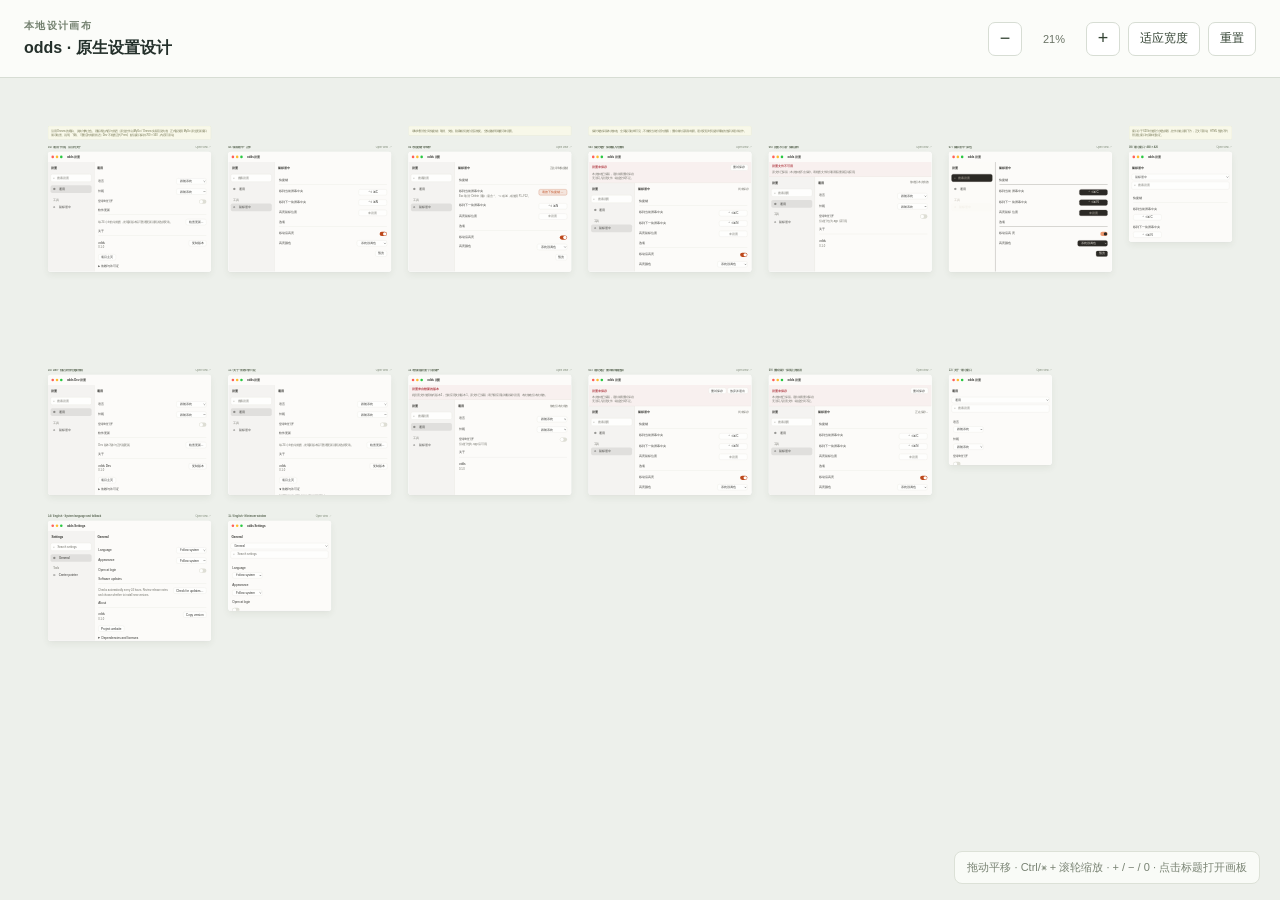
<file: design/index.html>
<!doctype html>
<html lang="zh-CN">
<head>
  <meta charset="utf-8">
  <meta name="viewport" content="width=device-width,initial-scale=1">
  <title>设计画布</title>
  <style>
    :root { color-scheme: light; font-family: -apple-system,BlinkMacSystemFont,"Segoe UI",sans-serif; color:#24302b; background:#edf0eb; }
    * { box-sizing:border-box; }
    body { margin:0; overflow:hidden; }
    button,a { -webkit-tap-highlight-color:transparent; }
    button { font:inherit; cursor:pointer; }
    .toolbar { height:78px; position:relative; z-index:2; display:flex; align-items:center; justify-content:space-between; gap:20px; padding:14px 24px; background:#fbfcf9; border-bottom:1px solid #d7ddd4; }
    .heading { min-width:0; }
    .eyebrow { margin:0 0 5px; color:#73806f; font-size:10px; font-weight:700; letter-spacing:.13em; text-transform:uppercase; }
    h1 { margin:0; font-size:16px; line-height:1.3; font-weight:650; text-overflow:ellipsis; white-space:nowrap; overflow:hidden; }
    .tools { display:flex; align-items:center; gap:8px; flex-shrink:0; }
    .tools button { height:34px; padding:0 11px; border:1px solid #d7ddd4; background:#fff; color:#334333; border-radius:7px; font-size:12px; }
    .tools button:hover { background:#eaf0e5; border-color:#bcc8b5; }
    .tools button:focus-visible,.board-link:focus-visible { outline:3px solid #709b47; outline-offset:3px; }
    .tools .icon { width:34px; padding:0; font-size:18px; }
    #zoom-label { display:inline-block; min-width:48px; text-align:center; font-size:11px; font-variant-numeric:tabular-nums; color:#697365; }
    #viewport { position:relative; width:100vw; height:calc(100dvh - 78px); overflow:hidden; touch-action:none; cursor:grab; outline:none; background-image:radial-gradient(#c9d1c4 .7px,transparent .7px); background-size:20px 20px; }
    #viewport.dragging { cursor:grabbing; }
    #canvas { position:absolute; top:0; left:0; transform-origin:0 0; will-change:transform; }
    .board { position:absolute; }
    .board-link { display:flex; align-items:center; justify-content:space-between; gap:12px; position:absolute; left:0; bottom:calc(100% + 12px); width:100%; text-decoration:none; color:#55624e; font-size:12px; font-weight:600; }
    .board-link .open { color:#7b8774; font-weight:400; }
    .board iframe { display:block; width:100%; height:100%; pointer-events:none; border:0; background:#fff; border-radius:12px; box-shadow:0 14px 36px #35412c12,0 2px 5px #35412c0c; }
    .note { position:absolute; padding:12px 14px; border:1px solid #dbe2c5; border-radius:7px; background:#f8f8e9; color:#717350; font-size:12px; line-height:1.6; white-space:pre-wrap; overflow-wrap:anywhere; }
    .help { position:absolute; right:20px; bottom:16px; z-index:1; padding:8px 12px; background:#fbfcf9e8; border:1px solid #dce1d7; border-radius:8px; color:#798373; font-size:11px; pointer-events:none; }
    .empty { position:absolute; top:50%; left:50%; width:min(420px,calc(100% - 48px)); transform:translate(-50%,-50%); padding:28px; border:1px solid #d7ddd4; border-radius:14px; background:#fbfcf9; box-shadow:0 10px 28px #35412c0b; cursor:default; }
    .empty h2 { margin:0 0 10px; font-size:18px; font-weight:650; }
    .empty p { margin:0; color:#70796b; font-size:13px; line-height:1.7; }
    .empty code { color:#495c3e; font-size:12px; }
    .warning { position:absolute; left:20px; bottom:16px; z-index:1; max-width:calc(100% - 40px); padding:8px 12px; border:1px solid #e3d5b4; border-radius:8px; background:#fff9ea; color:#8a7040; font-size:11px; }
    [hidden] { display:none!important; }
    @media(max-width:650px) { .toolbar { height:108px; padding:12px 16px; align-items:flex-start; flex-direction:column; gap:8px; } .heading { max-width:100%; } .eyebrow { display:none; } h1 { font-size:14px; } .tools { width:100%; justify-content:flex-end; gap:6px; } #viewport { height:calc(100dvh - 108px); } .help { right:12px; bottom:12px; font-size:10px; } .warning { left:12px; bottom:52px; } }
  </style>
  <script src="canvas.js" defer></script>
  <script src="viewer.js" defer></script>
</head>
<body>
  <header class="toolbar">
    <div class="heading"><p class="eyebrow">本地设计画布</p><h1 id="canvas-title">设计画布</h1></div>
    <div class="tools" aria-label="画布控制">
      <button id="zoom-out" class="icon" type="button" aria-label="缩小">−</button>
      <output id="zoom-label" aria-label="缩放比例">100%</output>
      <button id="zoom-in" class="icon" type="button" aria-label="放大">+</button>
      <button id="fit-width" type="button">适应宽度</button>
      <button id="reset" type="button">重置</button>
    </div>
  </header>
  <main id="viewport" tabindex="0" aria-label="设计画布. Drag to pan; use plus and minus to zoom.">
    <div id="canvas"></div>
    <div class="empty" id="empty" hidden><h2 id="empty-title"></h2><p id="empty-message"></p></div>
    <div class="warning" id="warning" role="status" hidden></div>
    <div class="help">拖动平移 · Ctrl/⌘ + 滚轮缩放 · + / − / 0 · 点击标题打开画板</div>
  </main>
</body>
</html>
</file>
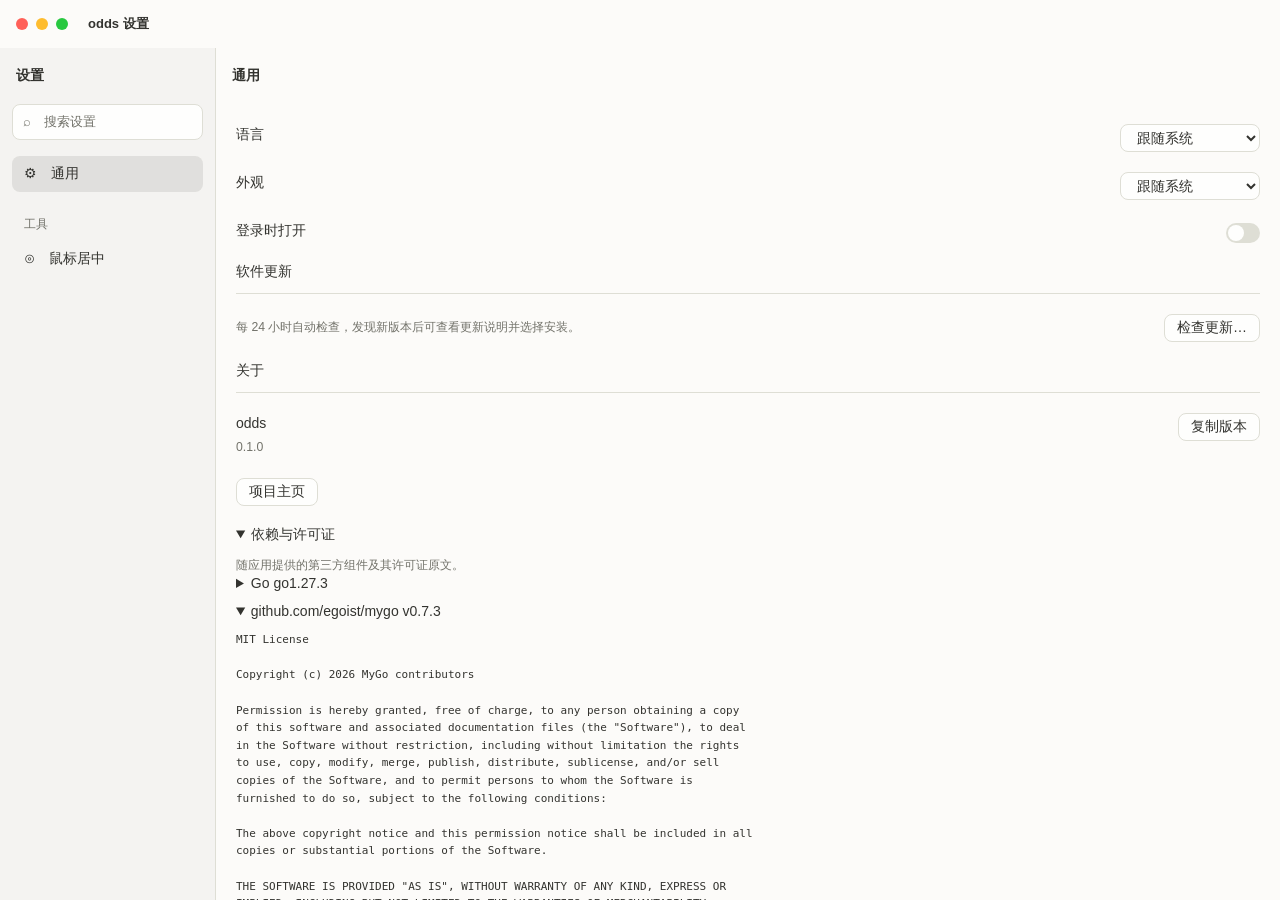
<file: design/about-details.html>
<!doctype html><html lang="zh-CN"><head><meta charset="utf-8"><meta name="viewport" content="width=device-width,initial-scale=1"><title data-copy="AboutDetailsDocument"></title><link rel="stylesheet" href="settings.css"><script defer src="copy.js"></script></head><body class=" "><header class="chrome"><i class="dot"></i><i class="dot"></i><i class="dot"></i><span data-copy="SettingsWindow"></span></header><div class="layout"><aside><div class="aside-title"><h1 data-copy="Settings"></h1></div><div class="search" data-copy="SearchSettings"></div><div class="nav selected" data-copy="GeneralNavigation"></div><div class="section" data-copy="Tools"></div><div class="nav " data-copy="MouseCenterNavigation"></div></aside><main><header class="heading"><h1 class="page-title" data-copy="General"></h1></header><div class="mobile-nav"><select data-copy-label="SettingsCategories"><option data-copy="General"></option></select><div class="search" data-copy="SearchSettings"></div></div><div class="content"><section class="group"><div class="row"><div class="copy"><div class="label" data-copy="Language"></div></div><select data-copy-label="Language"><option data-copy="LanguageSystem"></option><option data-copy="LanguageEnglish"></option><option data-copy="LanguageChinese"></option></select></div><div class="row"><div class="copy"><div class="label" data-copy="Appearance"></div></div><select data-copy-label="Appearance"><option data-copy="AppearanceSystem"></option><option data-copy="AppearanceLight"></option><option data-copy="AppearanceDark"></option></select></div><div class="row"><div class="copy"><div class="label" data-copy="OpenAtLogin"></div></div><div class="switch off" role="switch" aria-checked="false" data-copy-label="OpenAtLogin"></div></div></section><section class="group"><h2 class="group-title" data-copy="SoftwareUpdates"></h2><div class="row"><div class="copy"><div class="description" data-copy="UpdatesAutomatic"></div></div><button data-copy="CheckUpdates"></button></div></section><section class="group"><h2 class="group-title" data-copy="About"></h2><div class="row"><div class="copy"><div class="label" data-copy="AppName"></div><div class="description" data-copy="Version"></div></div><button data-copy="CopyVersion"></button></div><div class="actions"><button data-copy="ProjectPage"></button></div><details open><summary data-copy="Dependencies"></summary><p class="hint" data-copy="DependenciesDetail"></p><details><summary data-copy="DependencyGo"></summary></details><details open><summary data-copy="DependencyMyGo"></summary><div class="license" data-copy="MyGoLicense"></div></details></details></section></div></main></div></body></html>
</file>
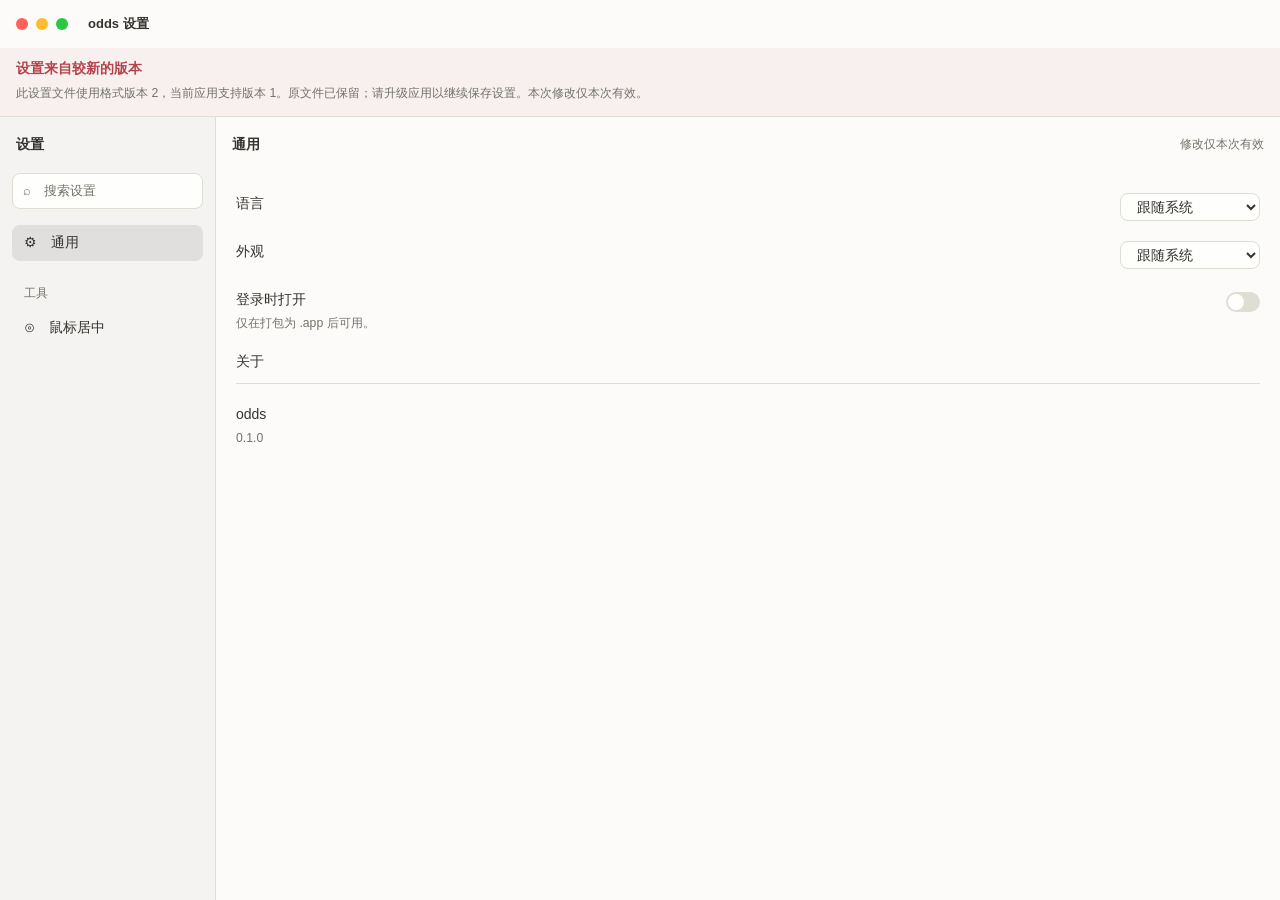
<file: design/future-config.html>
<!doctype html><html lang="zh-CN"><head><meta charset="utf-8"><meta name="viewport" content="width=device-width,initial-scale=1"><title data-copy="FutureConfigDocument"></title><link rel="stylesheet" href="settings.css"><script defer src="copy.js"></script></head><body class=" has-notice"><header class="chrome"><i class="dot"></i><i class="dot"></i><i class="dot"></i><span data-copy="SettingsWindow"></span></header><section class="notice" role="alert"><div class="notice-top"><strong class="danger" data-copy="FutureConfigTitle"></strong></div><div class="description" data-copy="FutureConfigDetail"></div></section><div class="layout"><aside><div class="aside-title"><h1 data-copy="Settings"></h1></div><div class="search" data-copy="SearchSettings"></div><div class="nav selected" data-copy="GeneralNavigation"></div><div class="section" data-copy="Tools"></div><div class="nav " data-copy="MouseCenterNavigation"></div></aside><main><header class="heading"><h1 class="page-title" data-copy="General"></h1><span class="status" data-copy="SessionOnly"></span></header><div class="mobile-nav"><select data-copy-label="SettingsCategories"><option data-copy="General"></option></select><div class="search" data-copy="SearchSettings"></div></div><div class="content"><section class="group"><div class="row"><div class="copy"><div class="label" data-copy="Language"></div></div><select data-copy-label="Language"><option data-copy="LanguageSystem"></option><option data-copy="LanguageEnglish"></option><option data-copy="LanguageChinese"></option></select></div><div class="row"><div class="copy"><div class="label" data-copy="Appearance"></div></div><select data-copy-label="Appearance"><option data-copy="AppearanceSystem"></option><option data-copy="AppearanceLight"></option><option data-copy="AppearanceDark"></option></select></div><div class="row"><div class="copy"><div class="label" data-copy="OpenAtLogin"></div><div class="description" data-copy="LoginNeedsBundle"></div></div><div class="switch off" role="switch" aria-checked="false" data-copy-label="OpenAtLogin"></div></div></section><section class="group"><h2 class="group-title" data-copy="About"></h2><div class="row"><div class="copy"><div class="label" data-copy="AppName"></div><div class="description" data-copy="Version"></div></div></div></section></div></main></div></body></html>
</file>
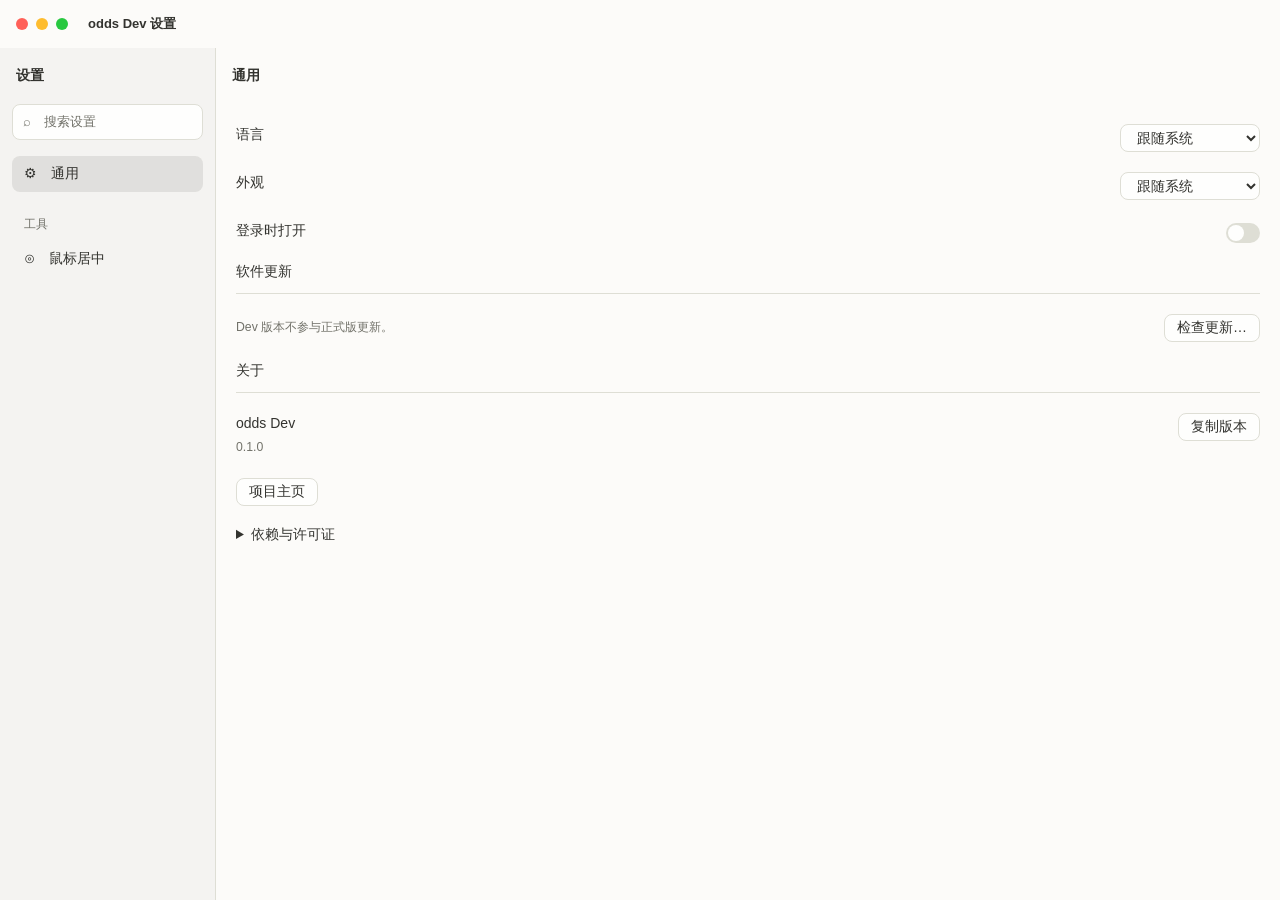
<file: design/general-dev.html>
<!doctype html><html lang="zh-CN"><head><meta charset="utf-8"><meta name="viewport" content="width=device-width,initial-scale=1"><title data-copy="DevGeneralDocument"></title><link rel="stylesheet" href="settings.css"><script defer src="copy.js"></script></head><body class=" "><header class="chrome"><i class="dot"></i><i class="dot"></i><i class="dot"></i><span data-copy="DevSettingsWindow"></span></header><div class="layout"><aside><div class="aside-title"><h1 data-copy="Settings"></h1></div><div class="search" data-copy="SearchSettings"></div><div class="nav selected" data-copy="GeneralNavigation"></div><div class="section" data-copy="Tools"></div><div class="nav " data-copy="MouseCenterNavigation"></div></aside><main><header class="heading"><h1 class="page-title" data-copy="General"></h1></header><div class="mobile-nav"><select data-copy-label="SettingsCategories"><option data-copy="General"></option></select><div class="search" data-copy="SearchSettings"></div></div><div class="content"><section class="group"><div class="row"><div class="copy"><div class="label" data-copy="Language"></div></div><select data-copy-label="Language"><option data-copy="LanguageSystem"></option><option data-copy="LanguageEnglish"></option><option data-copy="LanguageChinese"></option></select></div><div class="row"><div class="copy"><div class="label" data-copy="Appearance"></div></div><select data-copy-label="Appearance"><option data-copy="AppearanceSystem"></option><option data-copy="AppearanceLight"></option><option data-copy="AppearanceDark"></option></select></div><div class="row"><div class="copy"><div class="label" data-copy="OpenAtLogin"></div></div><div class="switch off" role="switch" aria-checked="false" data-copy-label="OpenAtLogin"></div></div></section><section class="group"><h2 class="group-title" data-copy="SoftwareUpdates"></h2><div class="row"><div class="copy"><div class="description" data-copy="UpdatesDev"></div></div><button disabled data-copy="CheckUpdates"></button></div></section><section class="group"><h2 class="group-title" data-copy="About"></h2><div class="row"><div class="copy"><div class="label" data-copy="DevAppName"></div><div class="description" data-copy="Version"></div></div><button data-copy="CopyVersion"></button></div><div class="actions"><button data-copy="ProjectPage"></button></div><details><summary data-copy="Dependencies"></summary></details></section></div></main></div></body></html>
</file>
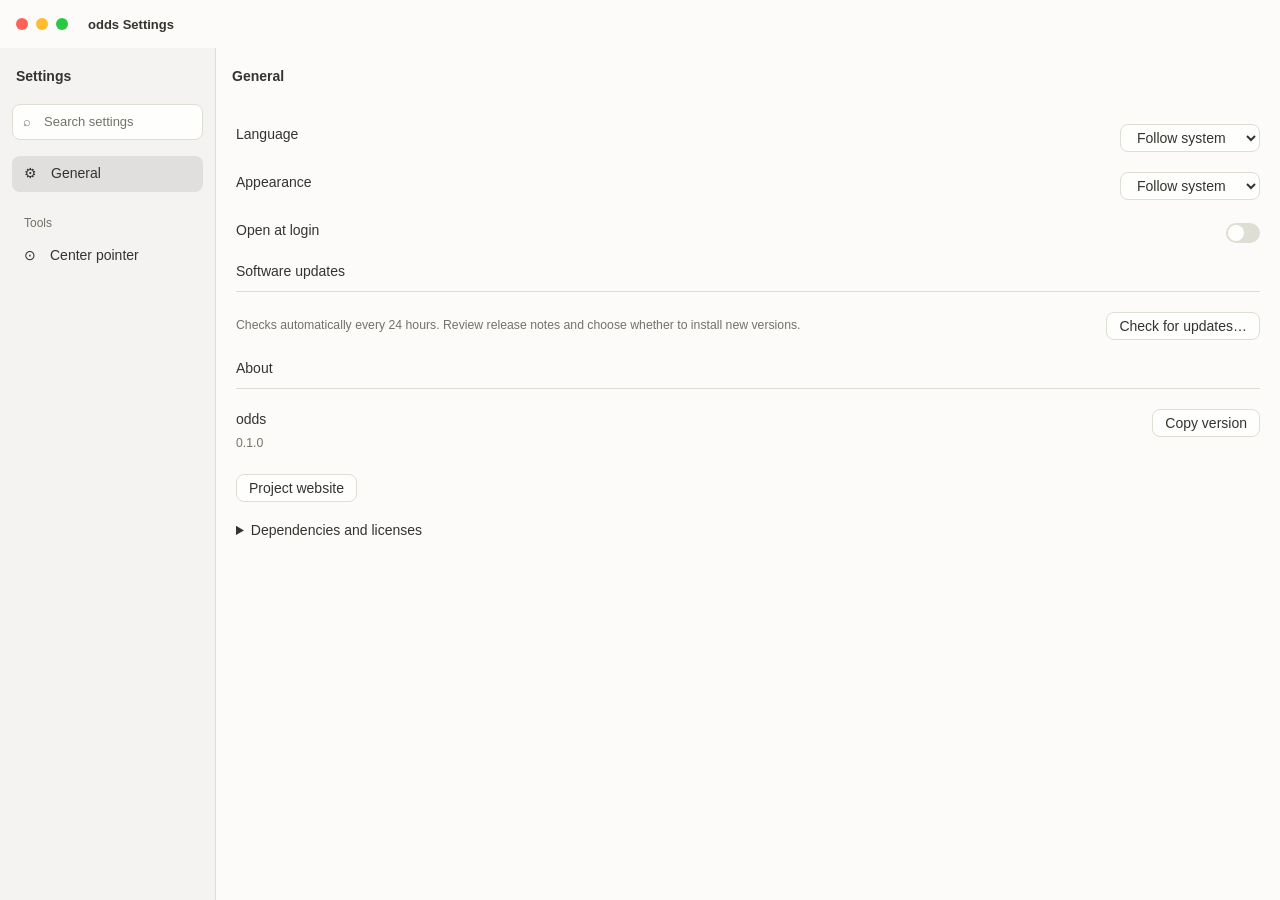
<file: design/general-en.html>
<!doctype html><html lang="en" data-locale="en"><head><meta charset="utf-8"><meta name="viewport" content="width=device-width,initial-scale=1"><title data-copy="GeneralDocument"></title><link rel="stylesheet" href="settings.css"><script defer src="copy.js"></script></head><body class=" "><header class="chrome"><i class="dot"></i><i class="dot"></i><i class="dot"></i><span data-copy="SettingsWindow"></span></header><div class="layout"><aside><div class="aside-title"><h1 data-copy="Settings"></h1></div><div class="search" data-copy="SearchSettings"></div><div class="nav selected" data-copy="GeneralNavigation"></div><div class="section" data-copy="Tools"></div><div class="nav " data-copy="MouseCenterNavigation"></div></aside><main><header class="heading"><h1 class="page-title" data-copy="General"></h1></header><div class="mobile-nav"><select data-copy-label="SettingsCategories"><option data-copy="General"></option></select><div class="search" data-copy="SearchSettings"></div></div><div class="content"><section class="group"><div class="row"><div class="copy"><div class="label" data-copy="Language"></div></div><select data-copy-label="Language"><option data-copy="LanguageSystem"></option><option data-copy="LanguageEnglish"></option><option data-copy="LanguageChinese"></option></select></div><div class="row"><div class="copy"><div class="label" data-copy="Appearance"></div></div><select data-copy-label="Appearance"><option data-copy="AppearanceSystem"></option><option data-copy="AppearanceLight"></option><option data-copy="AppearanceDark"></option></select></div><div class="row"><div class="copy"><div class="label" data-copy="OpenAtLogin"></div></div><div class="switch off" role="switch" aria-checked="false" data-copy-label="OpenAtLogin"></div></div></section><section class="group"><h2 class="group-title" data-copy="SoftwareUpdates"></h2><div class="row"><div class="copy"><div class="description" data-copy="UpdatesAutomatic"></div></div><button data-copy="CheckUpdates"></button></div></section><section class="group"><h2 class="group-title" data-copy="About"></h2><div class="row"><div class="copy"><div class="label" data-copy="AppName"></div><div class="description" data-copy="Version"></div></div><button data-copy="CopyVersion"></button></div><div class="actions"><button data-copy="ProjectPage"></button></div><details><summary data-copy="Dependencies"></summary></details></section></div></main></div></body></html>
</file>
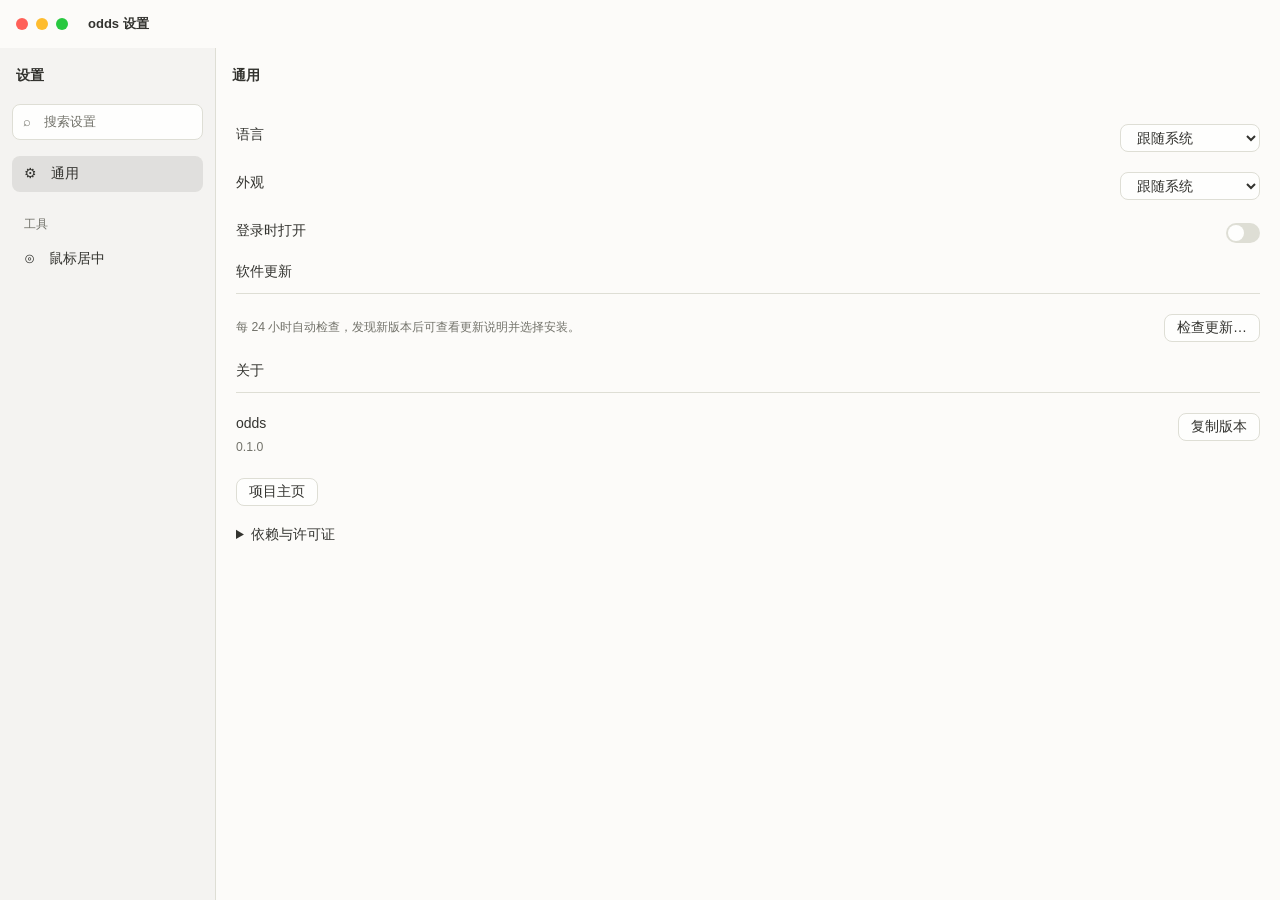
<file: design/general.html>
<!doctype html><html lang="zh-CN"><head><meta charset="utf-8"><meta name="viewport" content="width=device-width,initial-scale=1"><title data-copy="GeneralDocument"></title><link rel="stylesheet" href="settings.css"><script defer src="copy.js"></script></head><body class=" "><header class="chrome"><i class="dot"></i><i class="dot"></i><i class="dot"></i><span data-copy="SettingsWindow"></span></header><div class="layout"><aside><div class="aside-title"><h1 data-copy="Settings"></h1></div><div class="search" data-copy="SearchSettings"></div><div class="nav selected" data-copy="GeneralNavigation"></div><div class="section" data-copy="Tools"></div><div class="nav " data-copy="MouseCenterNavigation"></div></aside><main><header class="heading"><h1 class="page-title" data-copy="General"></h1></header><div class="mobile-nav"><select data-copy-label="SettingsCategories"><option data-copy="General"></option></select><div class="search" data-copy="SearchSettings"></div></div><div class="content"><section class="group"><div class="row"><div class="copy"><div class="label" data-copy="Language"></div></div><select data-copy-label="Language"><option data-copy="LanguageSystem"></option><option data-copy="LanguageEnglish"></option><option data-copy="LanguageChinese"></option></select></div><div class="row"><div class="copy"><div class="label" data-copy="Appearance"></div></div><select data-copy-label="Appearance"><option data-copy="AppearanceSystem"></option><option data-copy="AppearanceLight"></option><option data-copy="AppearanceDark"></option></select></div><div class="row"><div class="copy"><div class="label" data-copy="OpenAtLogin"></div></div><div class="switch off" role="switch" aria-checked="false" data-copy-label="OpenAtLogin"></div></div></section><section class="group"><h2 class="group-title" data-copy="SoftwareUpdates"></h2><div class="row"><div class="copy"><div class="description" data-copy="UpdatesAutomatic"></div></div><button data-copy="CheckUpdates"></button></div></section><section class="group"><h2 class="group-title" data-copy="About"></h2><div class="row"><div class="copy"><div class="label" data-copy="AppName"></div><div class="description" data-copy="Version"></div></div><button data-copy="CopyVersion"></button></div><div class="actions"><button data-copy="ProjectPage"></button></div><details><summary data-copy="Dependencies"></summary></details></section></div></main></div></body></html>
</file>
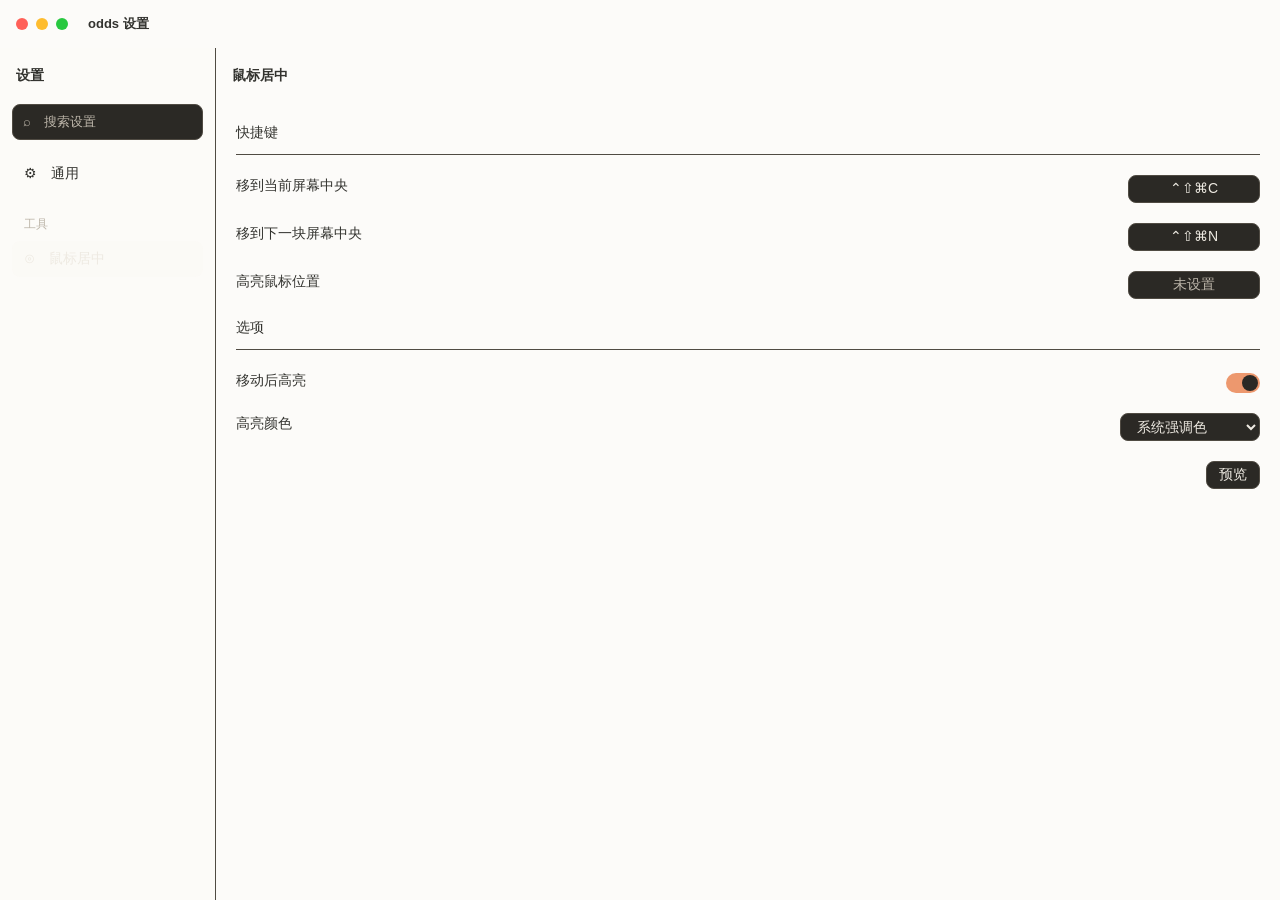
<file: design/mouse-center-dark.html>
<!doctype html><html lang="zh-CN"><head><meta charset="utf-8"><meta name="viewport" content="width=device-width,initial-scale=1"><title data-copy="DarkDocument"></title><link rel="stylesheet" href="settings.css"><script defer src="copy.js"></script></head><body class="dark "><header class="chrome"><i class="dot"></i><i class="dot"></i><i class="dot"></i><span data-copy="SettingsWindow"></span></header><div class="layout"><aside><div class="aside-title"><h1 data-copy="Settings"></h1></div><div class="search" data-copy="SearchSettings"></div><div class="nav " data-copy="GeneralNavigation"></div><div class="section" data-copy="Tools"></div><div class="nav selected" data-copy="MouseCenterNavigation"></div></aside><main><header class="heading"><h1 class="page-title" data-copy="MouseCenter"></h1></header><div class="mobile-nav"><select data-copy-label="SettingsCategories"><option data-copy="MouseCenter"></option></select><div class="search" data-copy="SearchSettings"></div></div><div class="content"><section class="group"><h2 class="group-title" data-copy="Shortcuts"></h2><div class="row"><div class="copy"><div class="label" data-copy="CenterCurrent"></div></div><div class="control" data-copy="CurrentShortcut"></div></div><div class="row"><div class="copy"><div class="label" data-copy="CenterNext"></div></div><div class="control" data-copy="NextShortcut"></div></div><div class="row"><div class="copy"><div class="label" data-copy="LocatePointer"></div></div><div class="control muted" data-copy="ShortcutUnset"></div></div></section><section class="group"><h2 class="group-title" data-copy="Options"></h2><div class="row"><div class="copy"><div class="label" data-copy="HighlightOnMove"></div></div><div class="switch" role="switch" aria-checked="true" data-copy-label="HighlightOnMove"></div></div><div class="row"><div class="copy"><div class="label" data-copy="HighlightColor"></div></div><select data-copy-label="HighlightColor"><option data-copy="ColorSystem"></option></select></div><div class="row action-row"><button data-copy="Preview"></button></div></section></div></main></div></body></html>
</file>
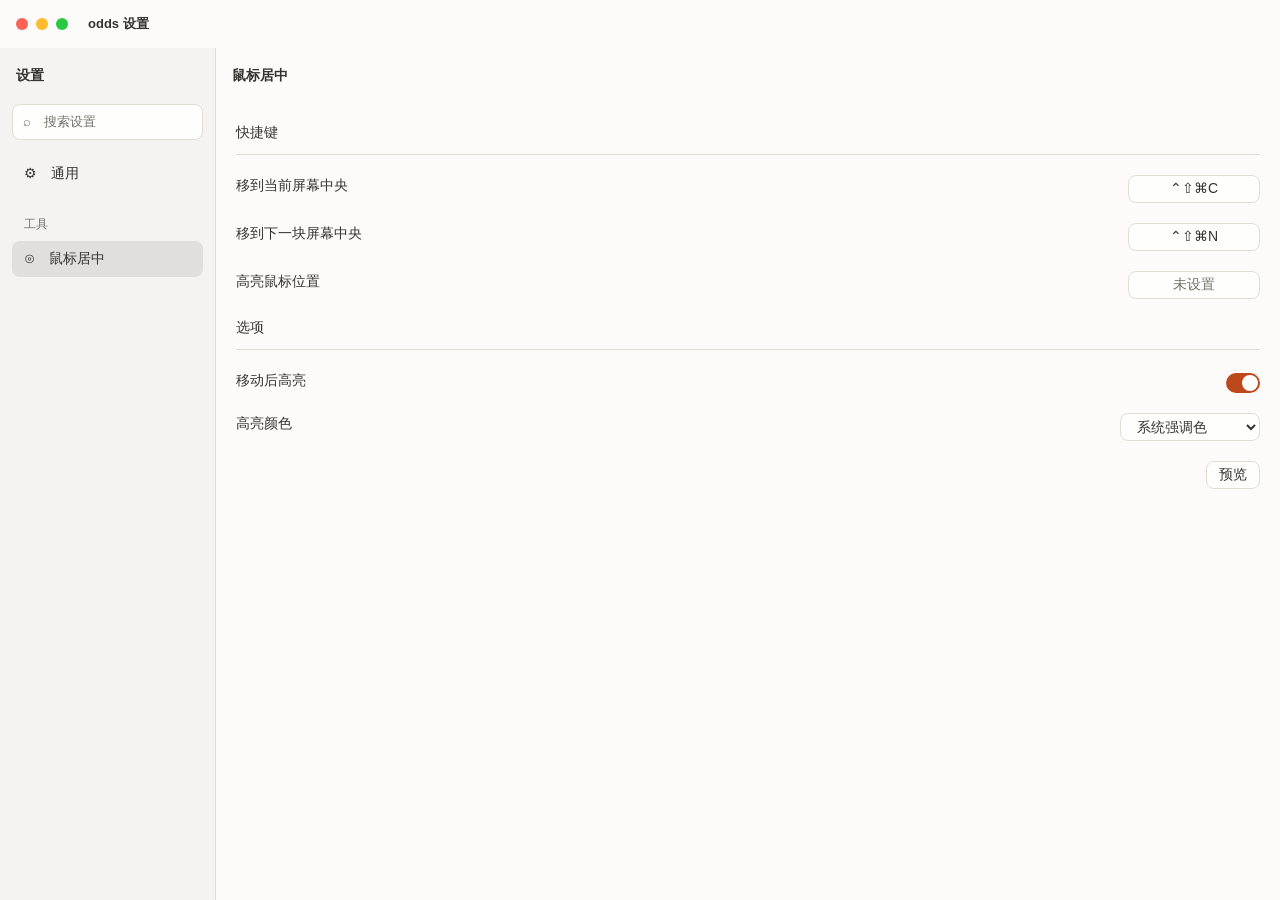
<file: design/mouse-center.html>
<!doctype html><html lang="zh-CN"><head><meta charset="utf-8"><meta name="viewport" content="width=device-width,initial-scale=1"><title data-copy="MouseCenterDocument"></title><link rel="stylesheet" href="settings.css"><script defer src="copy.js"></script></head><body class=" "><header class="chrome"><i class="dot"></i><i class="dot"></i><i class="dot"></i><span data-copy="SettingsWindow"></span></header><div class="layout"><aside><div class="aside-title"><h1 data-copy="Settings"></h1></div><div class="search" data-copy="SearchSettings"></div><div class="nav " data-copy="GeneralNavigation"></div><div class="section" data-copy="Tools"></div><div class="nav selected" data-copy="MouseCenterNavigation"></div></aside><main><header class="heading"><h1 class="page-title" data-copy="MouseCenter"></h1></header><div class="mobile-nav"><select data-copy-label="SettingsCategories"><option data-copy="MouseCenter"></option></select><div class="search" data-copy="SearchSettings"></div></div><div class="content"><section class="group"><h2 class="group-title" data-copy="Shortcuts"></h2><div class="row"><div class="copy"><div class="label" data-copy="CenterCurrent"></div></div><div class="control" data-copy="CurrentShortcut"></div></div><div class="row"><div class="copy"><div class="label" data-copy="CenterNext"></div></div><div class="control" data-copy="NextShortcut"></div></div><div class="row"><div class="copy"><div class="label" data-copy="LocatePointer"></div></div><div class="control muted" data-copy="ShortcutUnset"></div></div></section><section class="group"><h2 class="group-title" data-copy="Options"></h2><div class="row"><div class="copy"><div class="label" data-copy="HighlightOnMove"></div></div><div class="switch" role="switch" aria-checked="true" data-copy-label="HighlightOnMove"></div></div><div class="row"><div class="copy"><div class="label" data-copy="HighlightColor"></div></div><select data-copy-label="HighlightColor"><option data-copy="ColorSystem"></option></select></div><div class="row action-row"><button data-copy="Preview"></button></div></section></div></main></div></body></html>
</file>
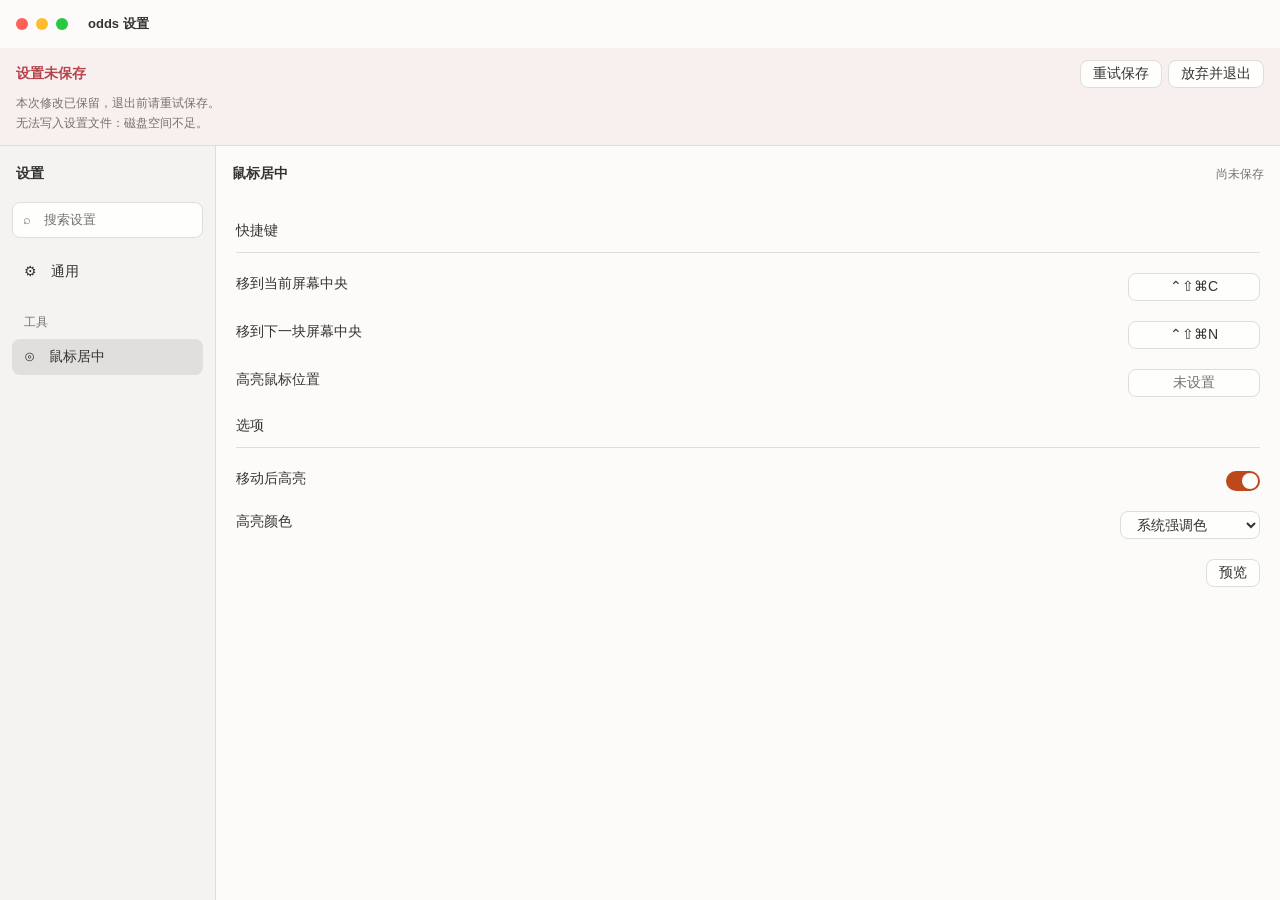
<file: design/quit-blocked.html>
<!doctype html><html lang="zh-CN"><head><meta charset="utf-8"><meta name="viewport" content="width=device-width,initial-scale=1"><title data-copy="QuitBlockedDocument"></title><link rel="stylesheet" href="settings.css"><script defer src="copy.js"></script></head><body class=" has-notice"><header class="chrome"><i class="dot"></i><i class="dot"></i><i class="dot"></i><span data-copy="SettingsWindow"></span></header><section class="notice" role="alert"><div class="notice-top"><strong class="danger" data-copy="SettingsNotSaved"></strong><div class="actions"><button data-copy="RetrySave"></button><button data-copy="DiscardAndQuit"></button></div></div><div class="description" data-copy="SaveFailureDetail"></div></section><div class="layout"><aside><div class="aside-title"><h1 data-copy="Settings"></h1></div><div class="search" data-copy="SearchSettings"></div><div class="nav " data-copy="GeneralNavigation"></div><div class="section" data-copy="Tools"></div><div class="nav selected" data-copy="MouseCenterNavigation"></div></aside><main><header class="heading"><h1 class="page-title" data-copy="MouseCenter"></h1><span class="status" data-copy="Unsaved"></span></header><div class="mobile-nav"><select data-copy-label="SettingsCategories"><option data-copy="MouseCenter"></option></select><div class="search" data-copy="SearchSettings"></div></div><div class="content"><section class="group"><h2 class="group-title" data-copy="Shortcuts"></h2><div class="row"><div class="copy"><div class="label" data-copy="CenterCurrent"></div></div><div class="control" data-copy="CurrentShortcut"></div></div><div class="row"><div class="copy"><div class="label" data-copy="CenterNext"></div></div><div class="control" data-copy="NextShortcut"></div></div><div class="row"><div class="copy"><div class="label" data-copy="LocatePointer"></div></div><div class="control muted" data-copy="ShortcutUnset"></div></div></section><section class="group"><h2 class="group-title" data-copy="Options"></h2><div class="row"><div class="copy"><div class="label" data-copy="HighlightOnMove"></div></div><div class="switch" role="switch" aria-checked="true" data-copy-label="HighlightOnMove"></div></div><div class="row"><div class="copy"><div class="label" data-copy="HighlightColor"></div></div><select data-copy-label="HighlightColor"><option data-copy="ColorSystem"></option></select></div><div class="row action-row"><button data-copy="Preview"></button></div></section></div></main></div></body></html>
</file>
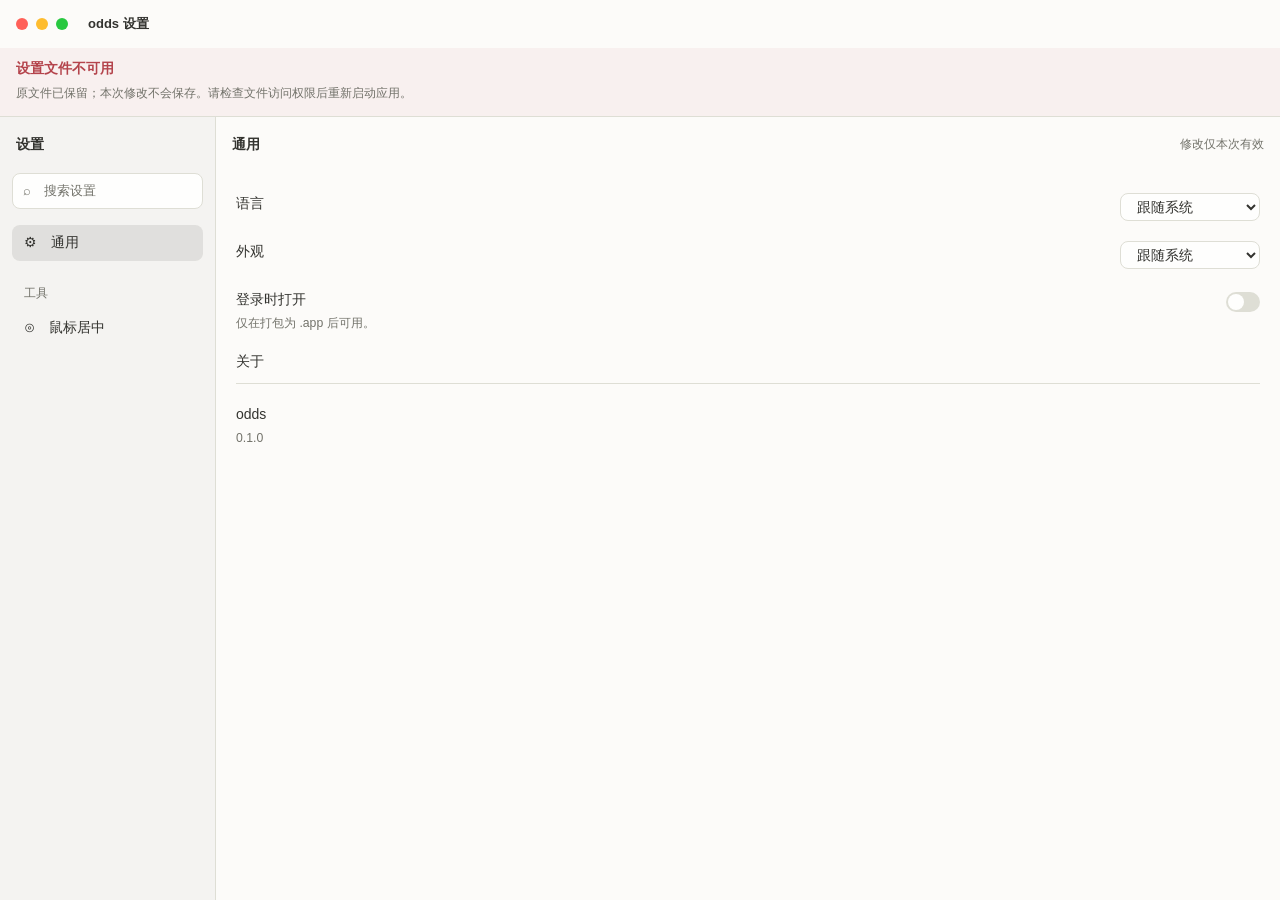
<file: design/read-only.html>
<!doctype html><html lang="zh-CN"><head><meta charset="utf-8"><meta name="viewport" content="width=device-width,initial-scale=1"><title data-copy="ReadOnlyDocument"></title><link rel="stylesheet" href="settings.css"><script defer src="copy.js"></script></head><body class=" has-notice"><header class="chrome"><i class="dot"></i><i class="dot"></i><i class="dot"></i><span data-copy="SettingsWindow"></span></header><section class="notice" role="alert"><div class="notice-top"><strong class="danger" data-copy="SettingsUnavailable"></strong></div><div class="description" data-copy="ReadOnlyDetail"></div></section><div class="layout"><aside><div class="aside-title"><h1 data-copy="Settings"></h1></div><div class="search" data-copy="SearchSettings"></div><div class="nav selected" data-copy="GeneralNavigation"></div><div class="section" data-copy="Tools"></div><div class="nav " data-copy="MouseCenterNavigation"></div></aside><main><header class="heading"><h1 class="page-title" data-copy="General"></h1><span class="status" data-copy="SessionOnly"></span></header><div class="mobile-nav"><select data-copy-label="SettingsCategories"><option data-copy="General"></option></select><div class="search" data-copy="SearchSettings"></div></div><div class="content"><section class="group"><div class="row"><div class="copy"><div class="label" data-copy="Language"></div></div><select data-copy-label="Language"><option data-copy="LanguageSystem"></option><option data-copy="LanguageEnglish"></option><option data-copy="LanguageChinese"></option></select></div><div class="row"><div class="copy"><div class="label" data-copy="Appearance"></div></div><select data-copy-label="Appearance"><option data-copy="AppearanceSystem"></option><option data-copy="AppearanceLight"></option><option data-copy="AppearanceDark"></option></select></div><div class="row"><div class="copy"><div class="label" data-copy="OpenAtLogin"></div><div class="description" data-copy="LoginNeedsBundle"></div></div><div class="switch off" role="switch" aria-checked="false" data-copy-label="OpenAtLogin"></div></div></section><section class="group"><h2 class="group-title" data-copy="About"></h2><div class="row"><div class="copy"><div class="label" data-copy="AppName"></div><div class="description" data-copy="Version"></div></div></div></section></div></main></div></body></html>
</file>
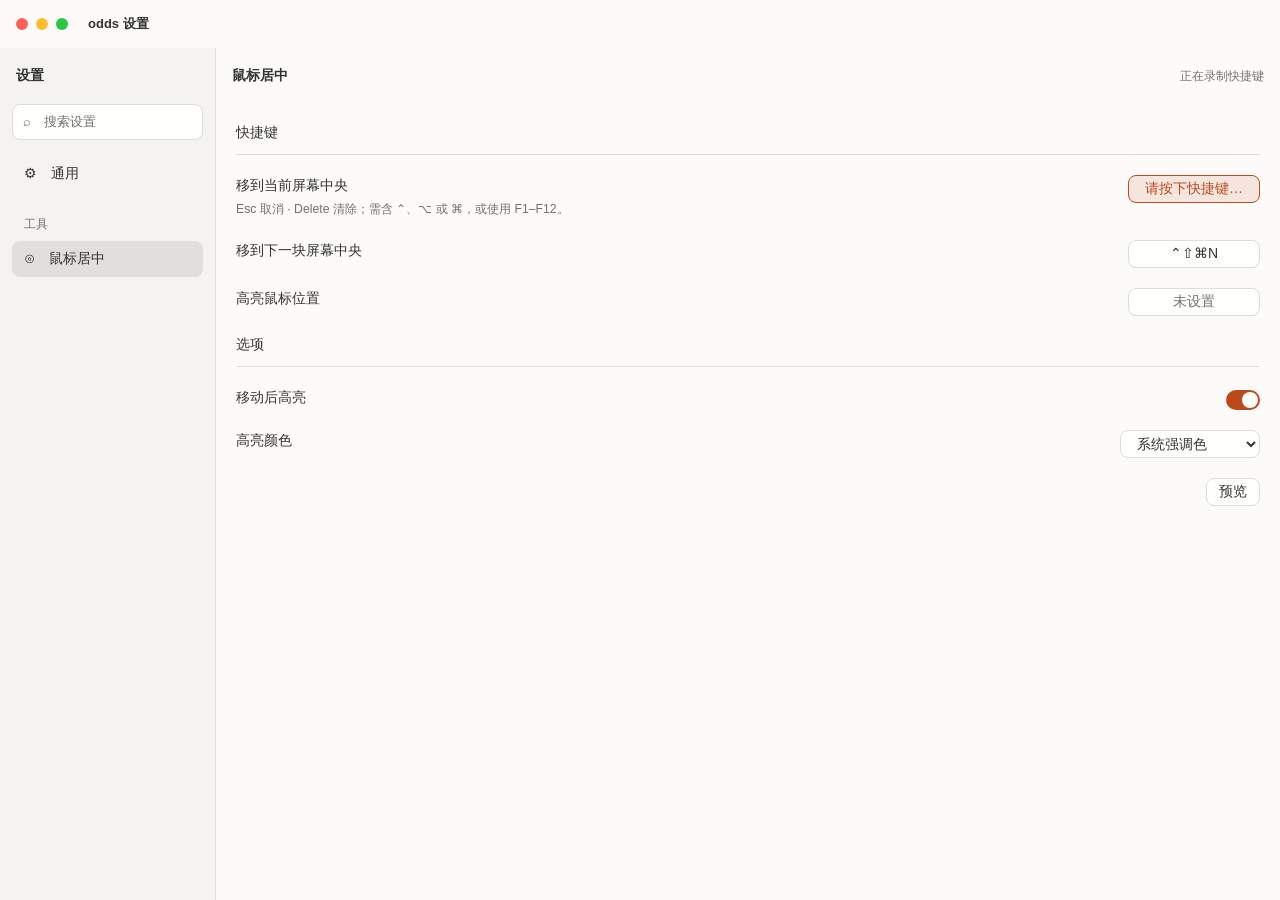
<file: design/recording.html>
<!doctype html><html lang="zh-CN"><head><meta charset="utf-8"><meta name="viewport" content="width=device-width,initial-scale=1"><title data-copy="RecordingDocument"></title><link rel="stylesheet" href="settings.css"><script defer src="copy.js"></script></head><body class=" "><header class="chrome"><i class="dot"></i><i class="dot"></i><i class="dot"></i><span data-copy="SettingsWindow"></span></header><div class="layout"><aside><div class="aside-title"><h1 data-copy="Settings"></h1></div><div class="search" data-copy="SearchSettings"></div><div class="nav " data-copy="GeneralNavigation"></div><div class="section" data-copy="Tools"></div><div class="nav selected" data-copy="MouseCenterNavigation"></div></aside><main><header class="heading"><h1 class="page-title" data-copy="MouseCenter"></h1><span class="status" data-copy="RecordingShortcut"></span></header><div class="mobile-nav"><select data-copy-label="SettingsCategories"><option data-copy="MouseCenter"></option></select><div class="search" data-copy="SearchSettings"></div></div><div class="content"><section class="group"><h2 class="group-title" data-copy="Shortcuts"></h2><div class="row"><div class="copy"><div class="label" data-copy="CenterCurrent"></div><div class="description" data-copy="ShortcutHelp"></div></div><div class="control recording" data-copy="ShortcutPrompt"></div></div><div class="row"><div class="copy"><div class="label" data-copy="CenterNext"></div></div><div class="control" data-copy="NextShortcut"></div></div><div class="row"><div class="copy"><div class="label" data-copy="LocatePointer"></div></div><div class="control muted" data-copy="ShortcutUnset"></div></div></section><section class="group"><h2 class="group-title" data-copy="Options"></h2><div class="row"><div class="copy"><div class="label" data-copy="HighlightOnMove"></div></div><div class="switch" role="switch" aria-checked="true" data-copy-label="HighlightOnMove"></div></div><div class="row"><div class="copy"><div class="label" data-copy="HighlightColor"></div></div><select data-copy-label="HighlightColor"><option data-copy="ColorSystem"></option></select></div><div class="row action-row"><button data-copy="Preview"></button></div></section></div></main></div></body></html>
</file>
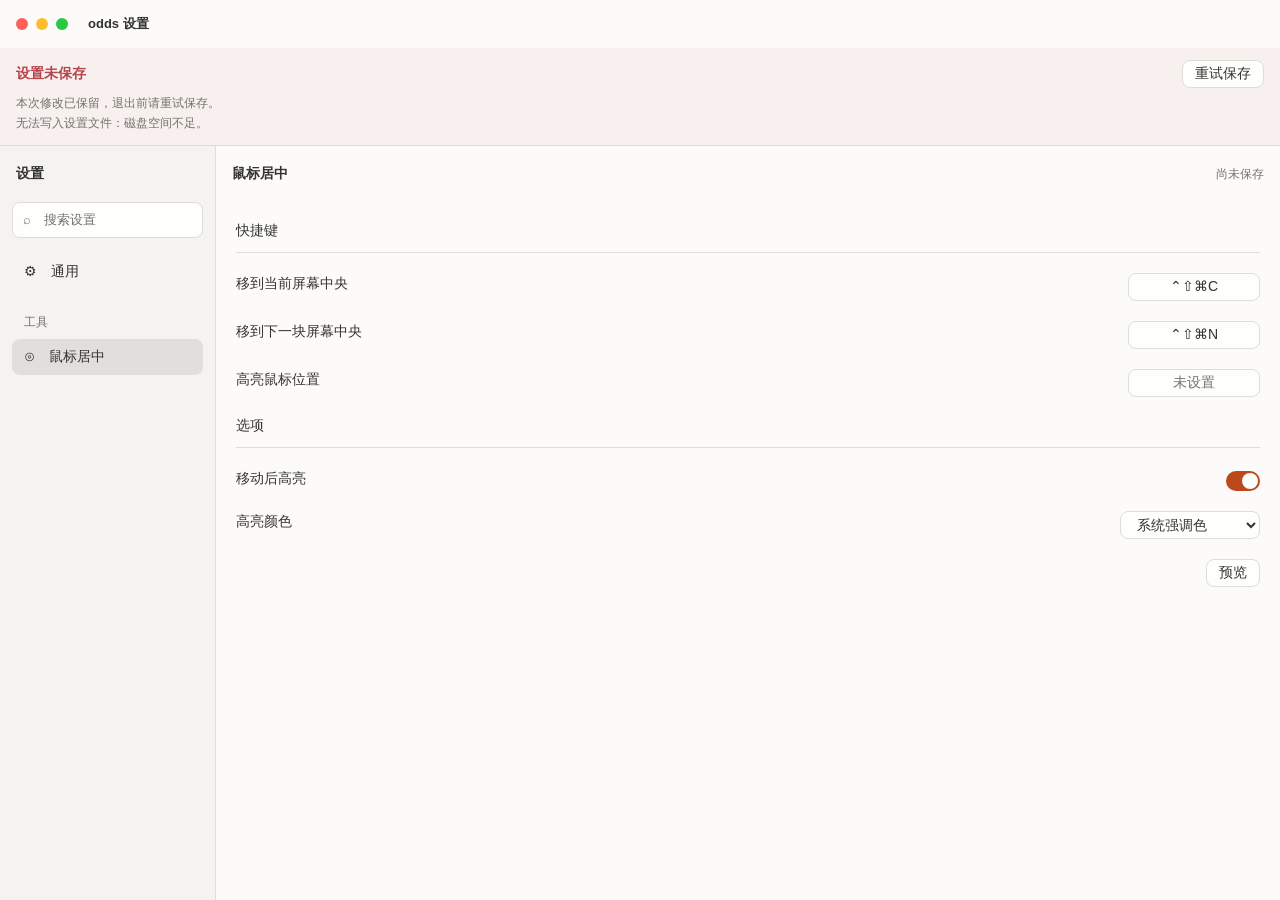
<file: design/save-failed.html>
<!doctype html><html lang="zh-CN"><head><meta charset="utf-8"><meta name="viewport" content="width=device-width,initial-scale=1"><title data-copy="SaveFailedDocument"></title><link rel="stylesheet" href="settings.css"><script defer src="copy.js"></script></head><body class=" has-notice"><header class="chrome"><i class="dot"></i><i class="dot"></i><i class="dot"></i><span data-copy="SettingsWindow"></span></header><section class="notice" role="alert"><div class="notice-top"><strong class="danger" data-copy="SettingsNotSaved"></strong><button data-copy="RetrySave"></button></div><div class="description" data-copy="SaveFailureDetail"></div></section><div class="layout"><aside><div class="aside-title"><h1 data-copy="Settings"></h1></div><div class="search" data-copy="SearchSettings"></div><div class="nav " data-copy="GeneralNavigation"></div><div class="section" data-copy="Tools"></div><div class="nav selected" data-copy="MouseCenterNavigation"></div></aside><main><header class="heading"><h1 class="page-title" data-copy="MouseCenter"></h1><span class="status" data-copy="Unsaved"></span></header><div class="mobile-nav"><select data-copy-label="SettingsCategories"><option data-copy="MouseCenter"></option></select><div class="search" data-copy="SearchSettings"></div></div><div class="content"><section class="group"><h2 class="group-title" data-copy="Shortcuts"></h2><div class="row"><div class="copy"><div class="label" data-copy="CenterCurrent"></div></div><div class="control" data-copy="CurrentShortcut"></div></div><div class="row"><div class="copy"><div class="label" data-copy="CenterNext"></div></div><div class="control" data-copy="NextShortcut"></div></div><div class="row"><div class="copy"><div class="label" data-copy="LocatePointer"></div></div><div class="control muted" data-copy="ShortcutUnset"></div></div></section><section class="group"><h2 class="group-title" data-copy="Options"></h2><div class="row"><div class="copy"><div class="label" data-copy="HighlightOnMove"></div></div><div class="switch" role="switch" aria-checked="true" data-copy-label="HighlightOnMove"></div></div><div class="row"><div class="copy"><div class="label" data-copy="HighlightColor"></div></div><select data-copy-label="HighlightColor"><option data-copy="ColorSystem"></option></select></div><div class="row action-row"><button data-copy="Preview"></button></div></section></div></main></div></body></html>
</file>
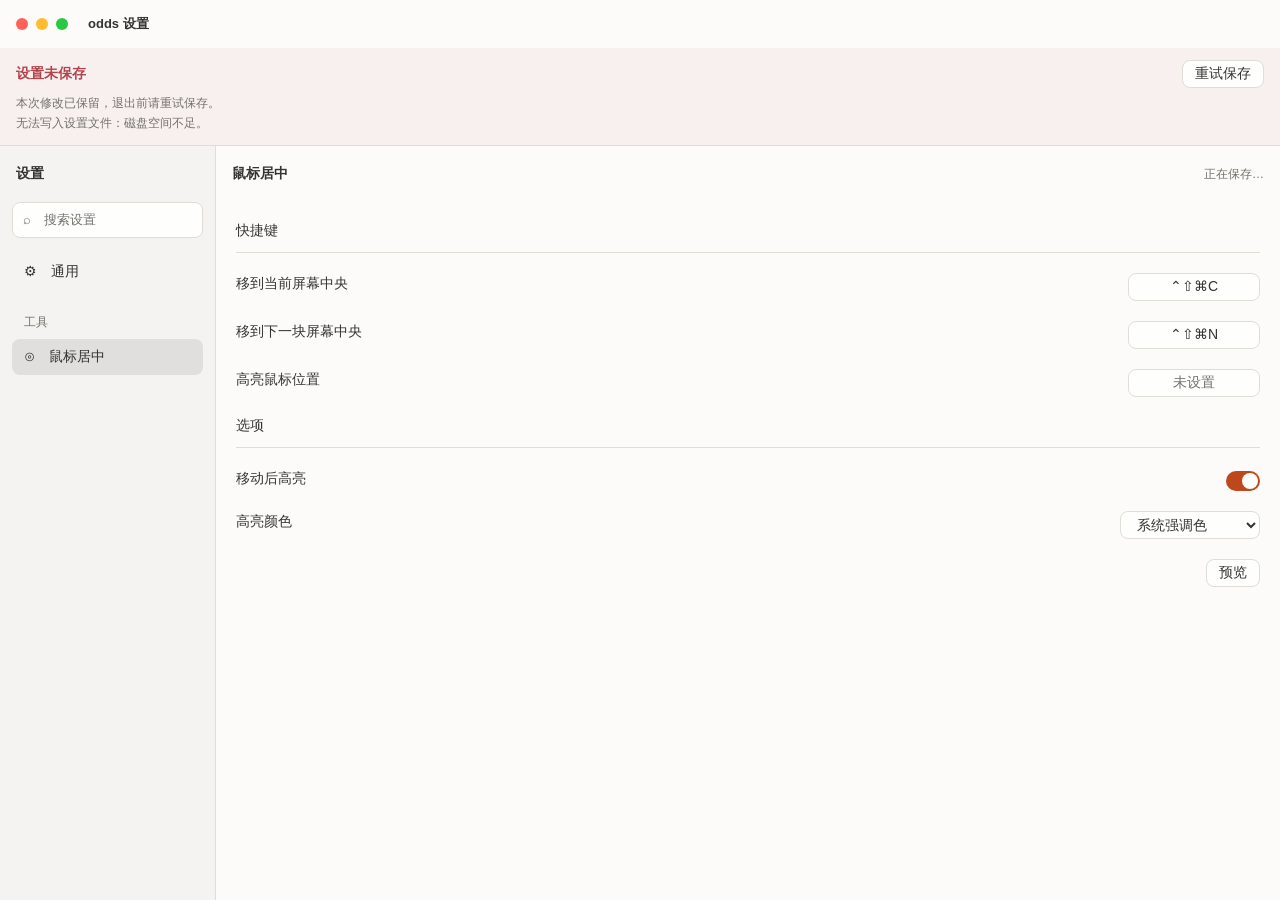
<file: design/save-retrying.html>
<!doctype html><html lang="zh-CN"><head><meta charset="utf-8"><meta name="viewport" content="width=device-width,initial-scale=1"><title data-copy="SavingDocument"></title><link rel="stylesheet" href="settings.css"><script defer src="copy.js"></script></head><body class=" has-notice"><header class="chrome"><i class="dot"></i><i class="dot"></i><i class="dot"></i><span data-copy="SettingsWindow"></span></header><section class="notice" role="alert"><div class="notice-top"><strong class="danger" data-copy="SettingsNotSaved"></strong><button data-copy="RetrySave"></button></div><div class="description" data-copy="SaveFailureDetail"></div></section><div class="layout"><aside><div class="aside-title"><h1 data-copy="Settings"></h1></div><div class="search" data-copy="SearchSettings"></div><div class="nav " data-copy="GeneralNavigation"></div><div class="section" data-copy="Tools"></div><div class="nav selected" data-copy="MouseCenterNavigation"></div></aside><main><header class="heading"><h1 class="page-title" data-copy="MouseCenter"></h1><span class="status" data-copy="Saving"></span></header><div class="mobile-nav"><select data-copy-label="SettingsCategories"><option data-copy="MouseCenter"></option></select><div class="search" data-copy="SearchSettings"></div></div><div class="content"><section class="group"><h2 class="group-title" data-copy="Shortcuts"></h2><div class="row"><div class="copy"><div class="label" data-copy="CenterCurrent"></div></div><div class="control" data-copy="CurrentShortcut"></div></div><div class="row"><div class="copy"><div class="label" data-copy="CenterNext"></div></div><div class="control" data-copy="NextShortcut"></div></div><div class="row"><div class="copy"><div class="label" data-copy="LocatePointer"></div></div><div class="control muted" data-copy="ShortcutUnset"></div></div></section><section class="group"><h2 class="group-title" data-copy="Options"></h2><div class="row"><div class="copy"><div class="label" data-copy="HighlightOnMove"></div></div><div class="switch" role="switch" aria-checked="true" data-copy-label="HighlightOnMove"></div></div><div class="row"><div class="copy"><div class="label" data-copy="HighlightColor"></div></div><select data-copy-label="HighlightColor"><option data-copy="ColorSystem"></option></select></div><div class="row action-row"><button data-copy="Preview"></button></div></section></div></main></div></body></html>
</file>
<file: design/settings.css>
:root{color-scheme:light;--bg:#fcfbf9;--surface:#fefefd;--text:#33332f;--muted:#72726a;--border:#deded5;--accent:#bd481b;--danger:#b4444c;--tint:rgba(51,51,47,.035);font-family:-apple-system,BlinkMacSystemFont,"Segoe UI",sans-serif;font-size:14px;color:var(--text);background:var(--bg)}
*{box-sizing:border-box}body{margin:0;height:100dvh;display:flex;flex-direction:column}.dark{color-scheme:dark;--bg:#211f1c;--surface:#2b2925;--text:#eeeae2;--muted:#bdb6aa;--border:#504b43;--accent:#ed986e;--danger:#e58f95;--tint:rgba(238,234,226,.035)}
.chrome{height:48px;flex-shrink:0;display:flex;align-items:center;padding:0 16px;gap:8px;font-size:13px;font-weight:600}.dot{width:12px;height:12px;border-radius:50%;background:#ff6058}.dot:nth-child(2){background:#febc2e}.dot:nth-child(3){background:#28c840}.chrome span:last-child{margin-left:12px}
.layout{display:flex;flex:1;min-height:0}aside{width:216px;flex-shrink:0;border-right:1px solid var(--border);background:var(--tint);padding:0 12px}h1,.page-title{font-size:14px;margin:0;font-weight:650}.aside-title{height:56px;display:flex;align-items:center;padding-left:4px}.search{background:var(--surface);border:1px solid var(--border);border-radius:8px;padding:8px 10px;color:var(--muted);font-size:13px;margin-bottom:16px}.nav{padding:9px 12px;border-radius:8px;margin-bottom:4px;display:flex;gap:10px;align-items:center}.selected{background:color-mix(in srgb,var(--text) 10%,transparent);color:var(--text)}.section{color:var(--muted);font-size:12px;padding:20px 12px 8px}main{min-width:0;flex:1;overflow:auto}.heading{height:56px;padding:12px 16px;display:flex;align-items:center;justify-content:space-between;gap:12px}.status{font-size:12px;color:var(--muted)}.content{padding:20px;display:flex;flex-direction:column;gap:20px}.intro{margin:0;color:var(--muted);line-height:1.6}.group{display:flex;flex-direction:column;gap:20px}.group-title{margin:0;border-bottom:1px solid var(--border);padding-bottom:12px;font-size:14px;font-weight:500}.row{display:flex;gap:12px;align-items:flex-start}.copy{flex:1;min-width:0}.label{line-height:1.5}.description{white-space:pre-line;color:var(--muted);font-size:12.25px;line-height:1.6;margin-top:4px;overflow-wrap:anywhere}.control,button,select{font:inherit;border:1px solid var(--border);border-radius:8px;background:var(--surface);color:var(--text);min-height:28px;padding:4px 12px;flex-shrink:0}.control{min-width:132px;text-align:center}select{min-width:140px}button{cursor:pointer}button:focus-visible,select:focus-visible{outline:2px solid var(--accent);outline-offset:2px}.switch{width:34px;height:20px;border-radius:20px;background:var(--accent);position:relative;margin-top:3px;flex-shrink:0}.switch:after{content:"";position:absolute;right:2px;top:2px;border-radius:50%;height:16px;width:16px;background:var(--surface)}.off{background:var(--border)}.off:after{left:2px}.recording{color:var(--accent);border-color:var(--accent);background:color-mix(in srgb,var(--accent) 12%,transparent)}.muted{color:var(--muted)}.danger{color:var(--danger)}.notice{border-bottom:1px solid var(--border);padding:12px 16px;background:color-mix(in srgb,var(--danger) 6%,var(--bg))}.notice-top{display:flex;align-items:center;gap:12px;justify-content:space-between}.notice .description{white-space:pre-line;margin-top:6px}.mobile-nav{display:none}.actions{display:flex;gap:6px}.hint{font-size:12.25px;color:var(--muted);line-height:1.6;margin:0}
@media(max-width:619px){aside{display:none}.mobile-nav{display:flex;flex-direction:column;padding:0 12px 12px;gap:8px}.mobile-nav select{width:100%}.mobile-nav .search{margin:0}.row{flex-direction:column;gap:12px}.control{align-self:flex-start}.content{padding:20px}.notice-top{flex-wrap:wrap}.status{font-size:11px}}

.action-row{justify-content:flex-end}.action-row button{align-self:flex-end}

.license{white-space:pre-wrap;overflow-wrap:anywhere;font:11px/1.6 ui-monospace,monospace;margin-top:12px}details{min-width:0}summary{cursor:pointer;margin-bottom:12px}
</file>
